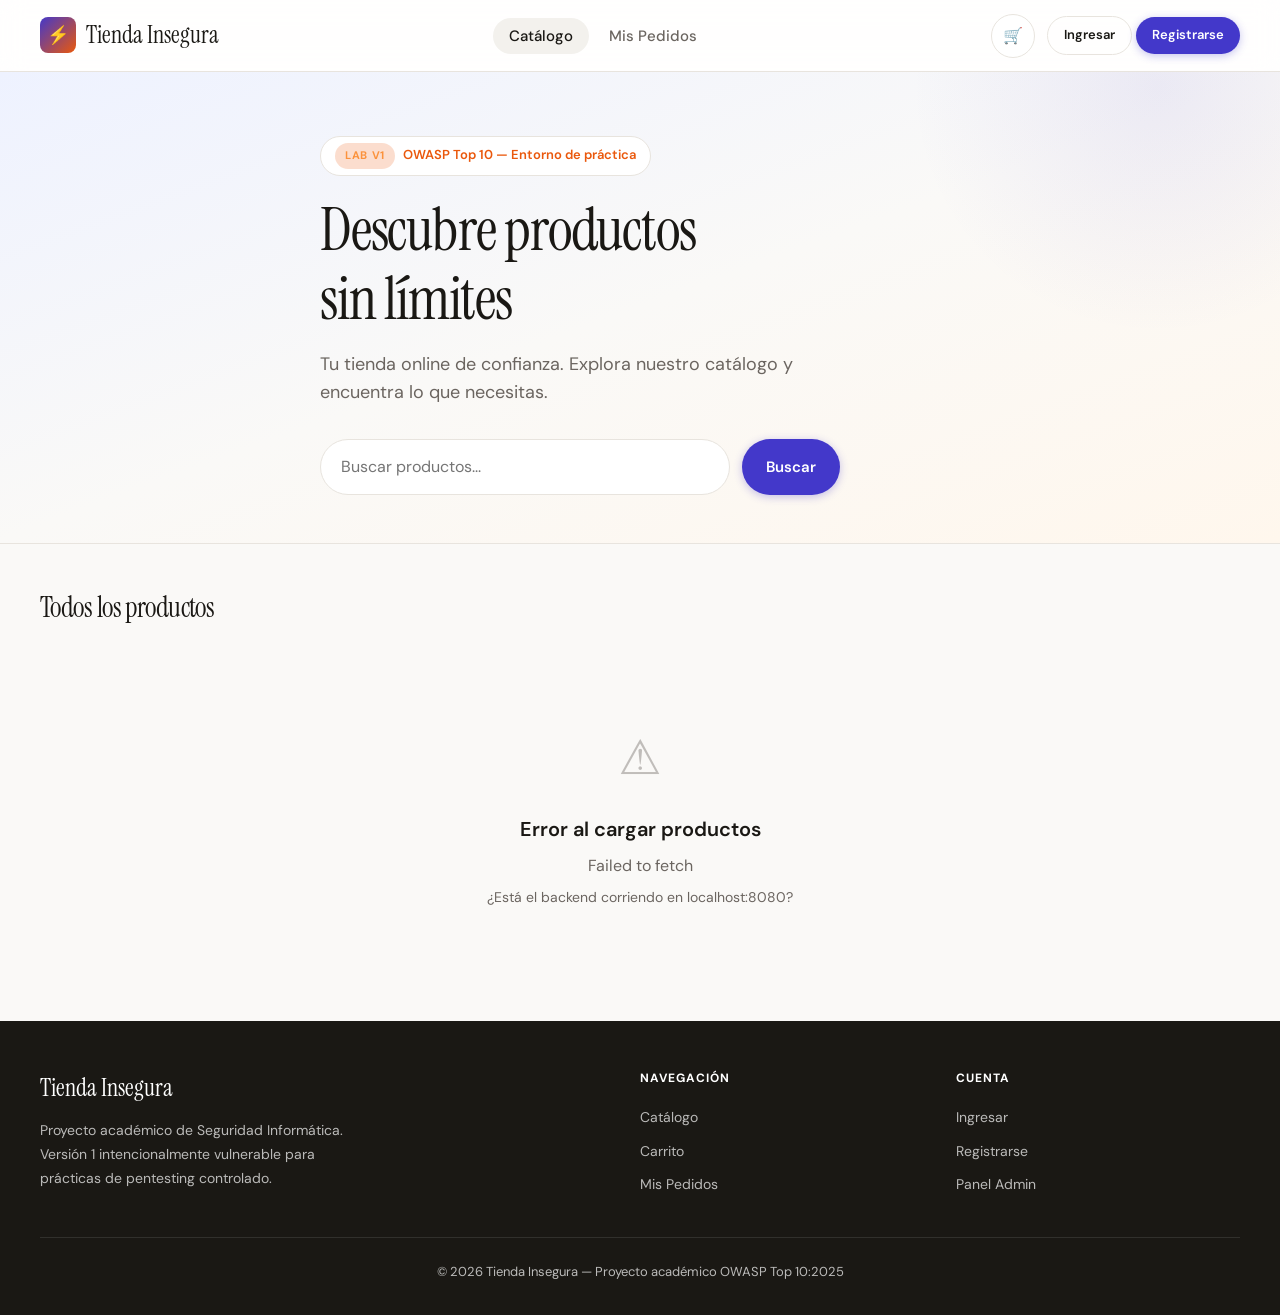
<file: frontend/index.html>
<!DOCTYPE html>
<html lang="es">
<head>
  <meta charset="UTF-8">
  <meta name="viewport" content="width=device-width, initial-scale=1.0">
  <title>Tienda Insegura — Catálogo</title>
  <link rel="stylesheet" href="css/main.css">
</head>
<body>
  <!-- Navbar -->
  <nav class="navbar">
    <div class="container navbar__inner">
      <a href="index.html" class="navbar__brand">
        <span class="navbar__logo">⚡</span>
        Tienda Insegura
      </a>

      <ul class="navbar__links">
        <li><a href="index.html" class="navbar__link navbar__link--active">Catálogo</a></li>
        <li><a href="pedidos.html" class="navbar__link">Mis Pedidos</a></li>
        <li><a href="admin.html" class="navbar__link" id="nav-admin" style="display:none">Admin</a></li>
      </ul>

      <div class="navbar__actions">
        <a href="carrito.html" class="cart-btn" aria-label="Carrito">
          🛒
          <span class="cart-badge" id="cart-badge">0</span>
        </a>
        <div id="nav-auth"></div>
      </div>
    </div>
  </nav>

  <!-- Hero -->
  <section class="hero">
    <div class="container hero__content">
      <div class="hero__badge">
        <span class="lab-badge">Lab v1</span>
        OWASP Top 10 — Entorno de práctica
      </div>
      <h1 class="hero__title heading-serif">Descubre productos<br>sin límites</h1>
      <p class="hero__subtitle">
        Tu tienda online de confianza. Explora nuestro catálogo y encuentra lo que necesitas.
      </p>
      <div class="hero__search">
        <input type="search" id="search-input" class="form-input" placeholder="Buscar productos..." autocomplete="off">
        <button class="btn btn--primary" id="search-btn">Buscar</button>
      </div>
    </div>
  </section>

  <!-- Products -->
  <section class="section">
    <div class="container">
      <div class="section__header">
        <h2 class="section__title heading-serif" id="section-title">Todos los productos</h2>
        <span class="text-muted text-sm" id="product-count"></span>
      </div>
      <div class="product-grid" id="product-grid">
        <div class="spinner"></div>
      </div>
    </div>
  </section>

  <!-- Footer -->
  <footer class="footer">
    <div class="container footer__inner">
      <div>
        <div class="footer__brand">Tienda Insegura</div>
        <p class="footer__desc">
          Proyecto académico de Seguridad Informática. Versión 1 intencionalmente vulnerable para prácticas de pentesting controlado.
        </p>
      </div>
      <div>
        <div class="footer__heading">Navegación</div>
        <ul class="footer__links">
          <li><a href="index.html">Catálogo</a></li>
          <li><a href="carrito.html">Carrito</a></li>
          <li><a href="pedidos.html">Mis Pedidos</a></li>
        </ul>
      </div>
      <div>
        <div class="footer__heading">Cuenta</div>
        <ul class="footer__links">
          <li><a href="login.html">Ingresar</a></li>
          <li><a href="registro.html">Registrarse</a></li>
          <li><a href="admin.html">Panel Admin</a></li>
        </ul>
      </div>
    </div>
    <div class="container footer__bottom">
      © 2026 Tienda Insegura — Proyecto académico OWASP Top 10:2025
    </div>
  </footer>

  <script src="js/config.js"></script>
  <script src="js/utils.js"></script>
  <script src="js/auth.js"></script>
  <script src="js/api.js"></script>
  <script src="js/cart.js"></script>
  <script src="js/pages/home.js"></script>
</body>
</html>
</file>
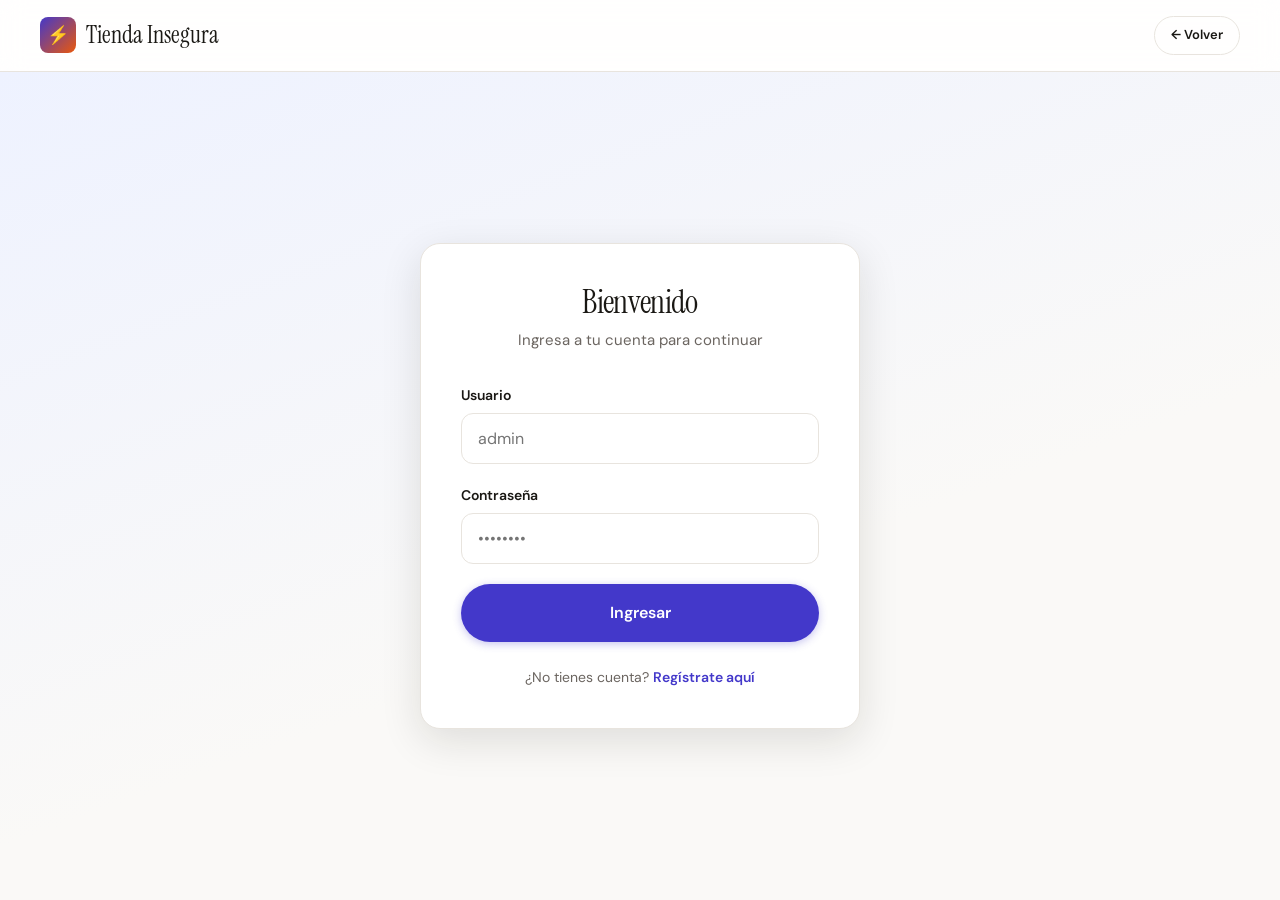
<file: frontend/login.html>
<!DOCTYPE html>
<html lang="es">
<head>
  <meta charset="UTF-8">
  <meta name="viewport" content="width=device-width, initial-scale=1.0">
  <title>Ingresar — Tienda Insegura</title>
  <link rel="stylesheet" href="css/main.css">
</head>
<body>
  <nav class="navbar">
    <div class="container navbar__inner">
      <a href="index.html" class="navbar__brand">
        <span class="navbar__logo">⚡</span>
        Tienda Insegura
      </a>
      <div class="navbar__actions">
        <a href="index.html" class="btn btn--ghost btn--sm">← Volver</a>
      </div>
    </div>
  </nav>

  <main class="auth-page">
    <div class="auth-card">
      <h1 class="auth-card__title heading-serif">Bienvenido</h1>
      <p class="auth-card__subtitle">Ingresa a tu cuenta para continuar</p>

      <form id="login-form">
        <div class="form-group">
          <label class="form-label" for="username">Usuario</label>
          <input type="text" id="username" class="form-input" placeholder="admin" required autocomplete="username">
        </div>
        <div class="form-group">
          <label class="form-label" for="password">Contraseña</label>
          <input type="password" id="password" class="form-input" placeholder="••••••••" required autocomplete="current-password">
        </div>
        <div id="login-error" class="form-error" style="display:none"></div>
        <button type="submit" class="btn btn--primary btn--block btn--lg" id="login-btn">
          Ingresar
        </button>
      </form>

      <div class="auth-card__footer">
        ¿No tienes cuenta? <a href="registro.html">Regístrate aquí</a>
      </div>
    </div>
  </main>

  <script src="js/config.js"></script>
  <script src="js/utils.js"></script>
  <script src="js/auth.js"></script>
  <script src="js/api.js"></script>
  <script src="js/pages/login.js"></script>
</body>
</html>
</file>
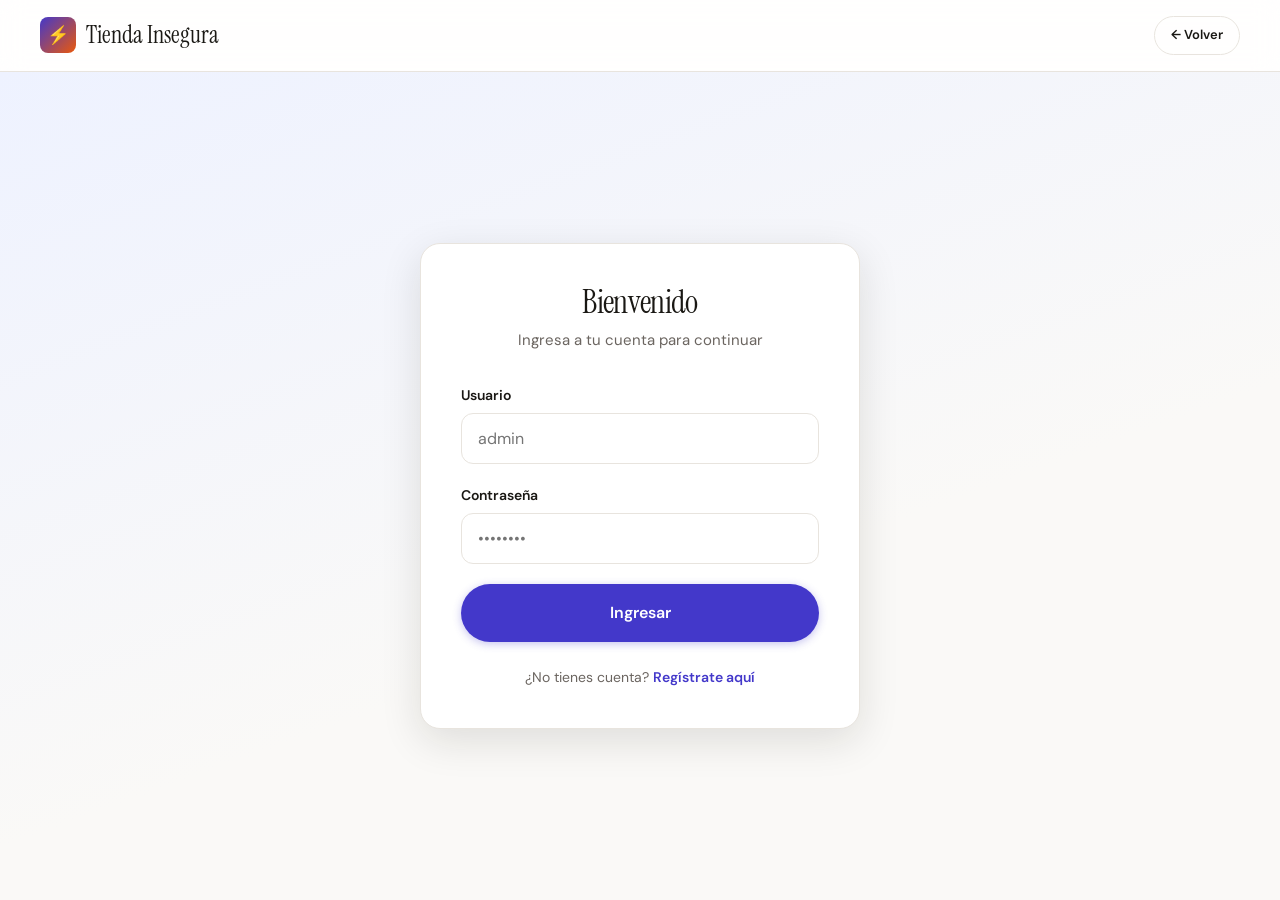
<file: frontend/pedido.html>
<!DOCTYPE html>
<html lang="es">
<head>
  <meta charset="UTF-8">
  <meta name="viewport" content="width=device-width, initial-scale=1.0">
  <title>Detalle del Pedido — Tienda Insegura</title>
  <link rel="stylesheet" href="css/main.css">
</head>
<body>
  <nav class="navbar">
    <div class="container navbar__inner">
      <a href="index.html" class="navbar__brand">
        <span class="navbar__logo">⚡</span>
        Tienda Insegura
      </a>
      <ul class="navbar__links">
        <li><a href="pedidos.html" class="navbar__link">← Mis Pedidos</a></li>
      </ul>
      <div class="navbar__actions">
        <div id="nav-auth"></div>
      </div>
    </div>
  </nav>

  <main class="container section" id="pedido-container">
    <div class="spinner"></div>
  </main>

  <footer class="footer">
    <div class="container footer__bottom">
      © 2026 Tienda Insegura — Proyecto académico OWASP Top 10:2025
    </div>
  </footer>

  <script src="js/config.js"></script>
  <script src="js/utils.js"></script>
  <script src="js/auth.js"></script>
  <script src="js/api.js"></script>
  <script src="js/pages/pedido.js"></script>
</body>
</html>
</file>
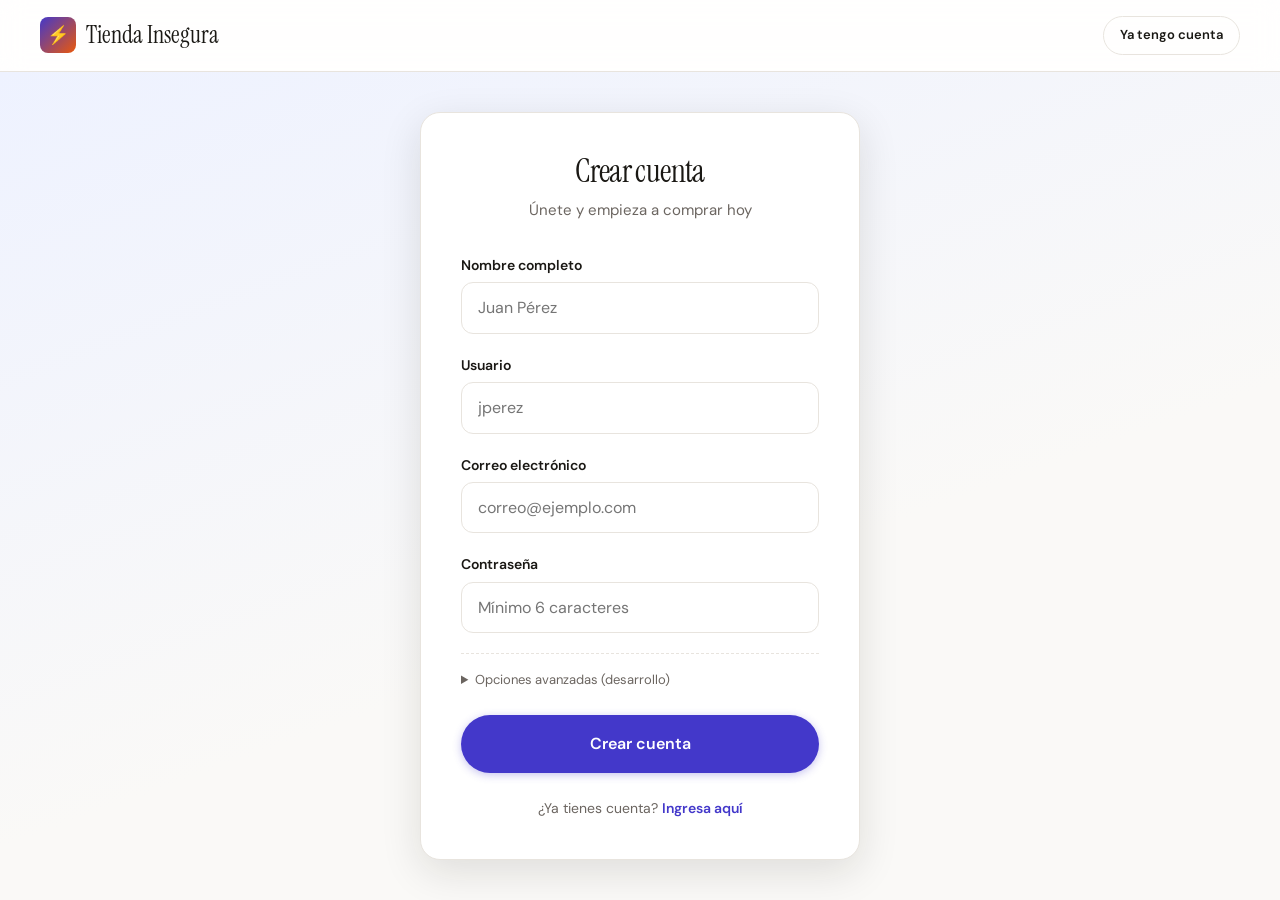
<file: frontend/registro.html>
<!DOCTYPE html>
<html lang="es">
<head>
  <meta charset="UTF-8">
  <meta name="viewport" content="width=device-width, initial-scale=1.0">
  <title>Registrarse — Tienda Insegura</title>
  <link rel="stylesheet" href="css/main.css">
</head>
<body>
  <nav class="navbar">
    <div class="container navbar__inner">
      <a href="index.html" class="navbar__brand">
        <span class="navbar__logo">⚡</span>
        Tienda Insegura
      </a>
      <div class="navbar__actions">
        <a href="login.html" class="btn btn--ghost btn--sm">Ya tengo cuenta</a>
      </div>
    </div>
  </nav>

  <main class="auth-page">
    <div class="auth-card">
      <h1 class="auth-card__title heading-serif">Crear cuenta</h1>
      <p class="auth-card__subtitle">Únete y empieza a comprar hoy</p>

      <form id="registro-form">
        <div class="form-group">
          <label class="form-label" for="fullName">Nombre completo</label>
          <input type="text" id="fullName" class="form-input" placeholder="Juan Pérez" required>
        </div>
        <div class="form-group">
          <label class="form-label" for="username">Usuario</label>
          <input type="text" id="username" class="form-input" placeholder="jperez" required autocomplete="username">
        </div>
        <div class="form-group">
          <label class="form-label" for="email">Correo electrónico</label>
          <input type="email" id="email" class="form-input" placeholder="correo@ejemplo.com" required autocomplete="email">
        </div>
        <div class="form-group">
          <label class="form-label" for="password">Contraseña</label>
          <input type="password" id="password" class="form-input" placeholder="Mínimo 6 caracteres" required autocomplete="new-password">
        </div>

        <!-- A01: campo role expuesto en el formulario (vulnerabilidad intencional) -->
        <details class="advanced-options">
          <summary>Opciones avanzadas (desarrollo)</summary>
          <div class="form-group" style="margin-bottom:0">
            <label class="form-label" for="role">Rol de usuario</label>
            <select id="role" class="form-select">
              <option value="USER">USER — Cliente</option>
              <option value="ADMIN">ADMIN — Administrador</option>
            </select>
            <span class="form-hint">⚠️ Este campo no debería estar disponible en producción</span>
          </div>
        </details>

        <div id="registro-error" class="form-error" style="display:none;margin-top:1rem"></div>
        <button type="submit" class="btn btn--primary btn--block btn--lg" id="registro-btn" style="margin-top:1.5rem">
          Crear cuenta
        </button>
      </form>

      <div class="auth-card__footer">
        ¿Ya tienes cuenta? <a href="login.html">Ingresa aquí</a>
      </div>
    </div>
  </main>

  <script src="js/config.js"></script>
  <script src="js/utils.js"></script>
  <script src="js/auth.js"></script>
  <script src="js/api.js"></script>
  <script src="js/pages/registro.js"></script>
</body>
</html>
</file>
<file: frontend/css/main.css>
/* ============================================================
   TIENDA INSEGURA — Design System
   ============================================================ */

@import url('https://fonts.googleapis.com/css2?family=DM+Sans:ital,opsz,wght@0,9..40,300..700;1,9..40,300..700&family=Instrument+Serif:ital@0;1&display=swap');

:root {
  --font-sans: 'DM Sans', system-ui, sans-serif;
  --font-serif: 'Instrument Serif', Georgia, serif;

  --color-bg: #faf9f7;
  --color-surface: #ffffff;
  --color-surface-2: #f3f1ed;
  --color-border: #e8e4de;
  --color-text: #1a1814;
  --color-text-muted: #6b6560;
  --color-primary: #4338ca;
  --color-primary-hover: #3730a3;
  --color-primary-light: #eef2ff;
  --color-accent: #ea580c;
  --color-accent-light: #fff7ed;
  --color-success: #059669;
  --color-error: #dc2626;
  --color-warning: #d97706;

  --shadow-sm: 0 1px 2px rgba(26, 24, 20, 0.05);
  --shadow-md: 0 4px 16px rgba(26, 24, 20, 0.08);
  --shadow-lg: 0 12px 40px rgba(26, 24, 20, 0.12);
  --shadow-xl: 0 24px 64px rgba(26, 24, 20, 0.16);

  --radius-sm: 8px;
  --radius-md: 12px;
  --radius-lg: 20px;
  --radius-full: 9999px;

  --nav-height: 72px;
  --container: 1200px;
  --transition: 0.2s cubic-bezier(0.4, 0, 0.2, 1);
}

*, *::before, *::after {
  box-sizing: border-box;
  margin: 0;
  padding: 0;
}

html {
  scroll-behavior: smooth;
}

body {
  font-family: var(--font-sans);
  background: var(--color-bg);
  color: var(--color-text);
  line-height: 1.6;
  min-height: 100vh;
  -webkit-font-smoothing: antialiased;
}

img {
  max-width: 100%;
  display: block;
}

a {
  color: inherit;
  text-decoration: none;
}

button, input, select, textarea {
  font: inherit;
}

.container {
  width: min(100% - 2rem, var(--container));
  margin-inline: auto;
}

/* ---- Typography ---- */
.heading-serif {
  font-family: var(--font-serif);
  font-weight: 400;
  line-height: 1.15;
  letter-spacing: -0.02em;
}

.text-muted { color: var(--color-text-muted); }
.text-sm { font-size: 0.875rem; }
.text-xs { font-size: 0.75rem; }

/* ---- Buttons ---- */
.btn {
  display: inline-flex;
  align-items: center;
  justify-content: center;
  gap: 0.5rem;
  padding: 0.75rem 1.5rem;
  border-radius: var(--radius-full);
  border: none;
  cursor: pointer;
  font-weight: 600;
  font-size: 0.9375rem;
  transition: all var(--transition);
  white-space: nowrap;
}

.btn--primary {
  background: var(--color-primary);
  color: white;
  box-shadow: 0 2px 8px rgba(67, 56, 202, 0.3);
}

.btn--primary:hover {
  background: var(--color-primary-hover);
  transform: translateY(-1px);
  box-shadow: 0 4px 16px rgba(67, 56, 202, 0.35);
}

.btn--accent {
  background: var(--color-accent);
  color: white;
}

.btn--accent:hover {
  background: #c2410c;
  transform: translateY(-1px);
}

.btn--ghost {
  background: transparent;
  color: var(--color-text);
  border: 1.5px solid var(--color-border);
}

.btn--ghost:hover {
  background: var(--color-surface-2);
  border-color: var(--color-text-muted);
}

.btn--sm {
  padding: 0.5rem 1rem;
  font-size: 0.8125rem;
}

.btn--lg {
  padding: 1rem 2rem;
  font-size: 1rem;
}

.btn--block {
  width: 100%;
}

.btn:disabled {
  opacity: 0.5;
  cursor: not-allowed;
  transform: none !important;
}

/* ---- Forms ---- */
.form-group {
  display: flex;
  flex-direction: column;
  gap: 0.375rem;
  margin-bottom: 1.25rem;
}

.form-label {
  font-size: 0.875rem;
  font-weight: 600;
  color: var(--color-text);
}

.form-input,
.form-select,
.form-textarea {
  padding: 0.75rem 1rem;
  border: 1.5px solid var(--color-border);
  border-radius: var(--radius-md);
  background: var(--color-surface);
  color: var(--color-text);
  transition: border-color var(--transition), box-shadow var(--transition);
  width: 100%;
}

.form-input:focus,
.form-select:focus,
.form-textarea:focus {
  outline: none;
  border-color: var(--color-primary);
  box-shadow: 0 0 0 3px rgba(67, 56, 202, 0.15);
}

.form-hint {
  font-size: 0.75rem;
  color: var(--color-text-muted);
}

.form-error {
  font-size: 0.8125rem;
  color: var(--color-error);
  margin-top: 0.25rem;
}

/* ---- Navbar ---- */
.navbar {
  position: sticky;
  top: 0;
  z-index: 100;
  height: var(--nav-height);
  background: rgba(255, 255, 255, 0.85);
  backdrop-filter: blur(12px);
  border-bottom: 1px solid var(--color-border);
}

.navbar__inner {
  display: flex;
  align-items: center;
  justify-content: space-between;
  height: 100%;
  gap: 1.5rem;
}

.navbar__brand {
  display: flex;
  align-items: center;
  gap: 0.625rem;
  font-family: var(--font-serif);
  font-size: 1.5rem;
  color: var(--color-text);
}

.navbar__logo {
  width: 36px;
  height: 36px;
  background: linear-gradient(135deg, var(--color-primary), var(--color-accent));
  border-radius: var(--radius-sm);
  display: grid;
  place-items: center;
  color: white;
  font-size: 1.125rem;
}

.navbar__links {
  display: flex;
  align-items: center;
  gap: 0.25rem;
  list-style: none;
}

.navbar__link {
  padding: 0.5rem 1rem;
  border-radius: var(--radius-full);
  font-size: 0.9375rem;
  font-weight: 500;
  color: var(--color-text-muted);
  transition: all var(--transition);
}

.navbar__link:hover,
.navbar__link--active {
  color: var(--color-text);
  background: var(--color-surface-2);
}

.navbar__actions {
  display: flex;
  align-items: center;
  gap: 0.75rem;
}

.nav-user-badge {
  font-size: 0.8125rem;
  font-weight: 600;
  color: var(--color-primary);
  background: var(--color-primary-light);
  padding: 0.375rem 0.875rem;
  border-radius: var(--radius-full);
}

.cart-btn {
  position: relative;
  width: 44px;
  height: 44px;
  border-radius: var(--radius-full);
  border: 1.5px solid var(--color-border);
  background: var(--color-surface);
  cursor: pointer;
  display: grid;
  place-items: center;
  transition: all var(--transition);
  color: var(--color-text);
}

.cart-btn:hover {
  border-color: var(--color-primary);
  background: var(--color-primary-light);
  color: var(--color-primary);
}

.cart-badge {
  position: absolute;
  top: -4px;
  right: -4px;
  min-width: 20px;
  height: 20px;
  padding: 0 5px;
  background: var(--color-accent);
  color: white;
  font-size: 0.6875rem;
  font-weight: 700;
  border-radius: var(--radius-full);
  display: none;
  align-items: center;
  justify-content: center;
}

/* ---- Hero ---- */
.hero {
  padding: 4rem 0 3rem;
  background: linear-gradient(160deg, #eef2ff 0%, var(--color-bg) 50%, #fff7ed 100%);
  border-bottom: 1px solid var(--color-border);
  overflow: hidden;
  position: relative;
}

.hero::before {
  content: '';
  position: absolute;
  top: -50%;
  right: -10%;
  width: 500px;
  height: 500px;
  background: radial-gradient(circle, rgba(67, 56, 202, 0.08) 0%, transparent 70%);
  pointer-events: none;
}

.hero__content {
  position: relative;
  max-width: 640px;
}

.hero__badge {
  display: inline-flex;
  align-items: center;
  gap: 0.5rem;
  padding: 0.375rem 0.875rem;
  background: white;
  border: 1px solid var(--color-border);
  border-radius: var(--radius-full);
  font-size: 0.8125rem;
  font-weight: 600;
  color: var(--color-accent);
  margin-bottom: 1.25rem;
}

.hero__title {
  font-size: clamp(2.5rem, 5vw, 3.75rem);
  margin-bottom: 1rem;
}

.hero__subtitle {
  font-size: 1.125rem;
  color: var(--color-text-muted);
  margin-bottom: 2rem;
  max-width: 480px;
}

.hero__search {
  display: flex;
  gap: 0.75rem;
  max-width: 520px;
}

.hero__search .form-input {
  flex: 1;
  padding: 0.875rem 1.25rem;
  border-radius: var(--radius-full);
  font-size: 1rem;
}

/* ---- Product Grid ---- */
.section {
  padding: 3rem 0;
}

.section__header {
  display: flex;
  align-items: baseline;
  justify-content: space-between;
  margin-bottom: 2rem;
  gap: 1rem;
}

.section__title {
  font-size: 1.75rem;
}

.product-grid {
  display: grid;
  grid-template-columns: repeat(auto-fill, minmax(260px, 1fr));
  gap: 1.5rem;
}

.product-card {
  background: var(--color-surface);
  border-radius: var(--radius-lg);
  border: 1px solid var(--color-border);
  overflow: hidden;
  transition: all var(--transition);
  cursor: pointer;
}

.product-card:hover {
  transform: translateY(-4px);
  box-shadow: var(--shadow-lg);
  border-color: transparent;
}

.product-card__image {
  aspect-ratio: 1;
  object-fit: cover;
  width: 100%;
  background: var(--color-surface-2);
}

.product-card__body {
  padding: 1.25rem;
}

.product-card__category {
  font-size: 0.75rem;
  font-weight: 600;
  text-transform: uppercase;
  letter-spacing: 0.06em;
  color: var(--color-primary);
  margin-bottom: 0.375rem;
}

.product-card__name {
  font-size: 1.0625rem;
  font-weight: 600;
  margin-bottom: 0.5rem;
  line-height: 1.3;
}

.product-card__footer {
  display: flex;
  align-items: center;
  justify-content: space-between;
  margin-top: 0.75rem;
}

.product-card__price {
  font-size: 1.25rem;
  font-weight: 700;
  color: var(--color-text);
}

.product-card__stock {
  font-size: 0.75rem;
  color: var(--color-text-muted);
}

/* ---- Product Detail ---- */
.product-detail {
  display: grid;
  grid-template-columns: 1fr 1fr;
  gap: 3rem;
  padding: 3rem 0;
  align-items: start;
}

.product-detail__image-wrap {
  border-radius: var(--radius-lg);
  overflow: hidden;
  background: var(--color-surface-2);
  aspect-ratio: 1;
}

.product-detail__image {
  width: 100%;
  height: 100%;
  object-fit: cover;
}

.product-detail__category {
  font-size: 0.8125rem;
  font-weight: 600;
  text-transform: uppercase;
  letter-spacing: 0.08em;
  color: var(--color-primary);
  margin-bottom: 0.75rem;
}

.product-detail__title {
  font-size: 2.5rem;
  margin-bottom: 1rem;
}

.product-detail__price {
  font-size: 2rem;
  font-weight: 700;
  margin-bottom: 1.5rem;
}

.product-detail__desc {
  color: var(--color-text-muted);
  margin-bottom: 2rem;
  line-height: 1.7;
}

.product-detail__actions {
  display: flex;
  gap: 1rem;
  align-items: center;
}

.qty-control {
  display: flex;
  align-items: center;
  border: 1.5px solid var(--color-border);
  border-radius: var(--radius-full);
  overflow: hidden;
}

.qty-control button {
  width: 40px;
  height: 40px;
  border: none;
  background: var(--color-surface-2);
  cursor: pointer;
  font-size: 1.125rem;
  transition: background var(--transition);
}

.qty-control button:hover {
  background: var(--color-border);
}

.qty-control input {
  width: 48px;
  text-align: center;
  border: none;
  background: transparent;
  font-weight: 600;
}

/* ---- Auth Pages ---- */
.auth-page {
  min-height: calc(100vh - var(--nav-height));
  display: grid;
  place-items: center;
  padding: 2rem 1rem;
  background: linear-gradient(160deg, #eef2ff 0%, var(--color-bg) 60%);
}

.auth-card {
  width: min(100%, 440px);
  background: var(--color-surface);
  border-radius: var(--radius-lg);
  border: 1px solid var(--color-border);
  padding: 2.5rem;
  box-shadow: var(--shadow-lg);
}

.auth-card__title {
  font-size: 2rem;
  margin-bottom: 0.5rem;
  text-align: center;
}

.auth-card__subtitle {
  text-align: center;
  color: var(--color-text-muted);
  margin-bottom: 2rem;
  font-size: 0.9375rem;
}

.auth-card__footer {
  text-align: center;
  margin-top: 1.5rem;
  font-size: 0.875rem;
  color: var(--color-text-muted);
}

.auth-card__footer a {
  color: var(--color-primary);
  font-weight: 600;
}

.advanced-options {
  margin-top: 1rem;
  padding-top: 1rem;
  border-top: 1px dashed var(--color-border);
}

.advanced-options summary {
  cursor: pointer;
  font-size: 0.8125rem;
  color: var(--color-text-muted);
  user-select: none;
}

.advanced-options[open] summary {
  margin-bottom: 1rem;
  color: var(--color-warning);
}

/* ---- Cart Page ---- */
.cart-layout {
  display: grid;
  grid-template-columns: 1fr 360px;
  gap: 2rem;
  padding: 2rem 0 4rem;
  align-items: start;
}

.cart-items {
  display: flex;
  flex-direction: column;
  gap: 1rem;
}

.cart-item {
  display: flex;
  gap: 1.25rem;
  padding: 1.25rem;
  background: var(--color-surface);
  border-radius: var(--radius-md);
  border: 1px solid var(--color-border);
  align-items: center;
}

.cart-item__image {
  width: 80px;
  height: 80px;
  border-radius: var(--radius-sm);
  object-fit: cover;
  background: var(--color-surface-2);
  flex-shrink: 0;
}

.cart-item__info {
  flex: 1;
}

.cart-item__name {
  font-weight: 600;
  margin-bottom: 0.25rem;
}

.cart-summary {
  background: var(--color-surface);
  border-radius: var(--radius-lg);
  border: 1px solid var(--color-border);
  padding: 1.75rem;
  position: sticky;
  top: calc(var(--nav-height) + 1rem);
}

.cart-summary__title {
  font-size: 1.125rem;
  font-weight: 700;
  margin-bottom: 1.25rem;
}

.cart-summary__row {
  display: flex;
  justify-content: space-between;
  margin-bottom: 0.75rem;
  font-size: 0.9375rem;
  color: var(--color-text-muted);
}

.cart-summary__total {
  display: flex;
  justify-content: space-between;
  font-size: 1.25rem;
  font-weight: 700;
  padding-top: 1rem;
  margin-top: 1rem;
  border-top: 1px solid var(--color-border);
}

/* ---- Orders ---- */
.orders-list {
  display: flex;
  flex-direction: column;
  gap: 1rem;
}

.order-card {
  background: var(--color-surface);
  border: 1px solid var(--color-border);
  border-radius: var(--radius-md);
  padding: 1.5rem;
  transition: all var(--transition);
  cursor: pointer;
}

.order-card:hover {
  border-color: var(--color-primary);
  box-shadow: var(--shadow-md);
}

.order-card__header {
  display: flex;
  justify-content: space-between;
  align-items: center;
  margin-bottom: 0.75rem;
}

.order-card__id {
  font-weight: 700;
  font-size: 1.0625rem;
}

.order-status {
  display: inline-block;
  padding: 0.25rem 0.75rem;
  border-radius: var(--radius-full);
  font-size: 0.75rem;
  font-weight: 700;
  text-transform: uppercase;
  letter-spacing: 0.04em;
}

.order-status--pendiente {
  background: #fef3c7;
  color: #92400e;
}

.order-status--completado {
  background: #d1fae5;
  color: #065f46;
}

/* ---- Admin Panel ---- */
.admin-layout {
  display: grid;
  grid-template-columns: 240px 1fr;
  gap: 2rem;
  padding: 2rem 0 4rem;
  align-items: start;
}

.admin-sidebar {
  background: var(--color-surface);
  border: 1px solid var(--color-border);
  border-radius: var(--radius-lg);
  padding: 1.25rem;
  position: sticky;
  top: calc(var(--nav-height) + 1rem);
}

.admin-sidebar__title {
  font-size: 0.75rem;
  font-weight: 700;
  text-transform: uppercase;
  letter-spacing: 0.08em;
  color: var(--color-text-muted);
  padding: 0 0.75rem;
  margin-bottom: 0.75rem;
}

.admin-nav {
  list-style: none;
  display: flex;
  flex-direction: column;
  gap: 0.25rem;
}

.admin-nav__link {
  display: block;
  padding: 0.625rem 0.875rem;
  border-radius: var(--radius-sm);
  font-size: 0.9375rem;
  font-weight: 500;
  color: var(--color-text-muted);
  transition: all var(--transition);
  cursor: pointer;
}

.admin-nav__link:hover,
.admin-nav__link--active {
  background: var(--color-primary-light);
  color: var(--color-primary);
}

.admin-panel {
  background: var(--color-surface);
  border: 1px solid var(--color-border);
  border-radius: var(--radius-lg);
  padding: 2rem;
}

.admin-panel__title {
  font-size: 1.5rem;
  margin-bottom: 0.5rem;
}

.admin-panel__desc {
  color: var(--color-text-muted);
  margin-bottom: 2rem;
  font-size: 0.9375rem;
}

.data-table {
  width: 100%;
  border-collapse: collapse;
  font-size: 0.875rem;
}

.data-table th,
.data-table td {
  padding: 0.875rem 1rem;
  text-align: left;
  border-bottom: 1px solid var(--color-border);
}

.data-table th {
  font-weight: 700;
  font-size: 0.75rem;
  text-transform: uppercase;
  letter-spacing: 0.06em;
  color: var(--color-text-muted);
  background: var(--color-surface-2);
}

.data-table tr:hover td {
  background: var(--color-surface-2);
}

.data-table .password-cell {
  font-family: monospace;
  color: var(--color-error);
  font-size: 0.8125rem;
}

/* ---- Alert / Banner ---- */
.alert {
  padding: 1rem 1.25rem;
  border-radius: var(--radius-md);
  font-size: 0.875rem;
  margin-bottom: 1.5rem;
  display: flex;
  gap: 0.75rem;
  align-items: flex-start;
}

.alert--warning {
  background: #fffbeb;
  border: 1px solid #fcd34d;
  color: #92400e;
}

.alert--info {
  background: var(--color-primary-light);
  border: 1px solid #c7d2fe;
  color: #3730a3;
}

.alert--danger {
  background: #fef2f2;
  border: 1px solid #fca5a5;
  color: #991b1b;
}

/* ---- Empty State ---- */
.empty-state {
  text-align: center;
  padding: 4rem 2rem;
  color: var(--color-text-muted);
}

.empty-state__icon {
  font-size: 3rem;
  margin-bottom: 1rem;
  opacity: 0.4;
}

.empty-state__title {
  font-size: 1.25rem;
  font-weight: 600;
  color: var(--color-text);
  margin-bottom: 0.5rem;
}

/* ---- Toast ---- */
.toast-container {
  position: fixed;
  bottom: 1.5rem;
  right: 1.5rem;
  z-index: 9999;
  display: flex;
  flex-direction: column;
  gap: 0.75rem;
}

.toast {
  display: flex;
  align-items: center;
  gap: 0.75rem;
  padding: 0.875rem 1.25rem;
  background: var(--color-text);
  color: white;
  border-radius: var(--radius-md);
  box-shadow: var(--shadow-xl);
  font-size: 0.875rem;
  font-weight: 500;
  transform: translateX(120%);
  transition: transform 0.3s cubic-bezier(0.4, 0, 0.2, 1);
  max-width: 360px;
}

.toast--visible {
  transform: translateX(0);
}

.toast--success { background: var(--color-success); }
.toast--error { background: var(--color-error); }

.toast__icon {
  font-size: 1rem;
  font-weight: 700;
}

/* ---- Loading ---- */
.is-loading {
  opacity: 0.5;
  pointer-events: none;
}

.spinner {
  width: 40px;
  height: 40px;
  border: 3px solid var(--color-border);
  border-top-color: var(--color-primary);
  border-radius: 50%;
  animation: spin 0.7s linear infinite;
  margin: 2rem auto;
}

@keyframes spin {
  to { transform: rotate(360deg); }
}

.skeleton {
  background: linear-gradient(90deg, var(--color-surface-2) 25%, var(--color-border) 50%, var(--color-surface-2) 75%);
  background-size: 200% 100%;
  animation: shimmer 1.5s infinite;
  border-radius: var(--radius-md);
}

@keyframes shimmer {
  0% { background-position: 200% 0; }
  100% { background-position: -200% 0; }
}

/* ---- Footer ---- */
.footer {
  background: var(--color-text);
  color: rgba(255, 255, 255, 0.7);
  padding: 3rem 0 2rem;
  margin-top: auto;
}

.footer__inner {
  display: grid;
  grid-template-columns: 2fr 1fr 1fr;
  gap: 2rem;
}

.footer__brand {
  font-family: var(--font-serif);
  font-size: 1.5rem;
  color: white;
  margin-bottom: 0.75rem;
}

.footer__desc {
  font-size: 0.875rem;
  line-height: 1.7;
  max-width: 320px;
}

.footer__heading {
  font-size: 0.75rem;
  font-weight: 700;
  text-transform: uppercase;
  letter-spacing: 0.08em;
  color: white;
  margin-bottom: 1rem;
}

.footer__links {
  list-style: none;
  display: flex;
  flex-direction: column;
  gap: 0.5rem;
}

.footer__links a {
  font-size: 0.875rem;
  transition: color var(--transition);
}

.footer__links a:hover {
  color: white;
}

.footer__bottom {
  margin-top: 2.5rem;
  padding-top: 1.5rem;
  border-top: 1px solid rgba(255, 255, 255, 0.1);
  font-size: 0.8125rem;
  text-align: center;
}

.lab-badge {
  display: inline-flex;
  align-items: center;
  gap: 0.375rem;
  padding: 0.25rem 0.625rem;
  background: rgba(234, 88, 12, 0.2);
  color: #fb923c;
  border-radius: var(--radius-full);
  font-size: 0.6875rem;
  font-weight: 700;
  text-transform: uppercase;
  letter-spacing: 0.06em;
}

/* ---- Responsive ---- */
@media (max-width: 900px) {
  .product-detail {
    grid-template-columns: 1fr;
    gap: 2rem;
  }

  .cart-layout {
    grid-template-columns: 1fr;
  }

  .admin-layout {
    grid-template-columns: 1fr;
  }

  .admin-sidebar {
    position: static;
  }

  .footer__inner {
    grid-template-columns: 1fr;
    gap: 1.5rem;
  }

  .navbar__links {
    display: none;
  }
}

@media (max-width: 600px) {
  .hero__search {
    flex-direction: column;
  }

  .product-detail__actions {
    flex-direction: column;
    align-items: stretch;
  }

  .cart-item {
    flex-direction: column;
    text-align: center;
  }
}
</file>
